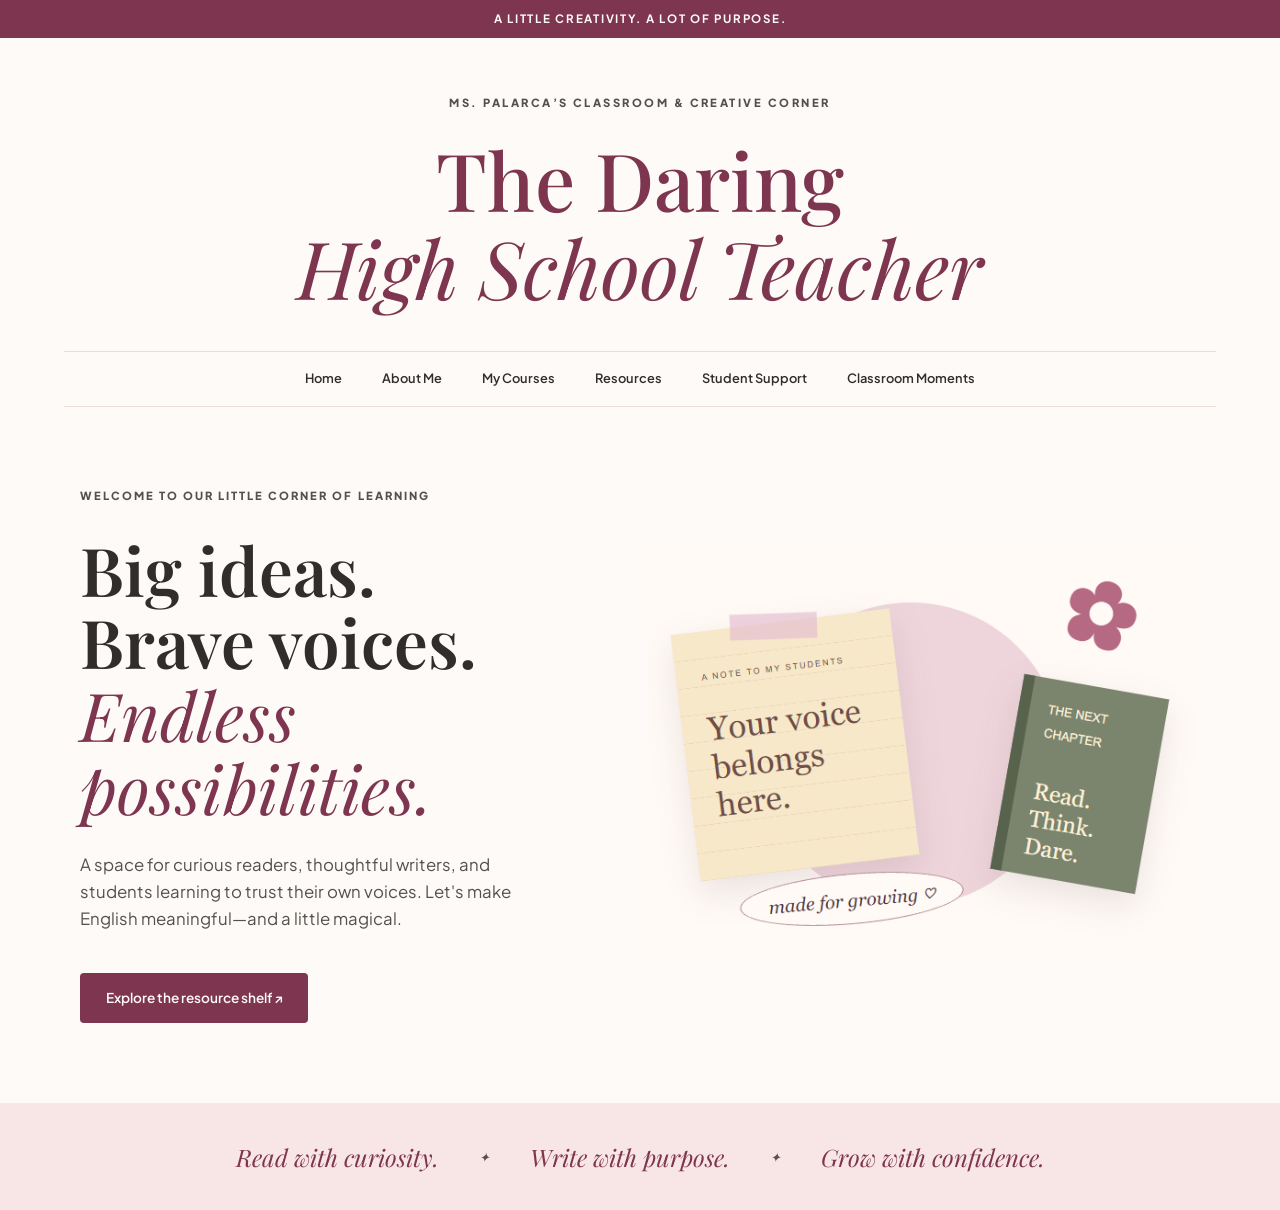
<file: index.html>
<!DOCTYPE html>
<html lang="en">
<head>
  <meta charset="UTF-8">
  <meta name="viewport" content="width=device-width, initial-scale=1.0">
  <title>The Daring High School Teacher | Ms. Palarca's Classroom</title>
  
  <!-- Font Imports -->
  <link rel="preconnect" href="https://fonts.googleapis.com">
  <link rel="preconnect" href="https://fonts.gstatic.com" crossorigin>
  <link href="https://fonts.googleapis.com/css2?family=Playfair+Display:ital,wght@0,400..900;1,400..900&family=Plus+Jakarta+Sans:ital,wght@0,200..800;1,200..800&display=swap" rel="stylesheet">
  
  <link rel="stylesheet" href="style.css">
</head>
<body>

  <!-- Top Announcement Bar -->
  <div class="announcement-bar">
    A LITTLE CREATIVITY. A LOT OF PURPOSE.
  </div>

  <!-- Header & Navigation -->
  <header class="header">
    <div class="classroom-tag">MS. PALARCA’S CLASSROOM & CREATIVE CORNER</div>
    <h1 class="main-title">
      <a href="index.html" class="title-link">
        The Daring <br>
        <span class="italic-title">High School Teacher</span>
      </a>
    </h1>
    
    <nav class="navigation">
      <a href="index.html" class="active">Home</a>
      <a href="about.html">About Me</a>
      <a href="courses.html">My Courses</a>
      <a href="resources.html">Resources</a>
      <a href="support.html">Student Support</a>
      <a href="memories.html">Classroom Moments</a>
    </nav>
  </header>

  <!-- Hero Landing Area -->
  <main class="hero-container">
    <div class="hero-grid">
      
      <!-- Text & Interactive Column -->
      <div class="hero-text">
        <span class="sub-label">WELCOME TO OUR LITTLE CORNER OF LEARNING</span>
        <h2 class="hero-headline">
          Big ideas.<br>
          Brave voices.<br>
          <span class="italic-highlight">Endless possibilities.</span>
        </h2>
        <p class="hero-description">
          A space for curious readers, thoughtful writers, and students learning to trust their own voices. Let's make English meaningful—and a little magical.
        </p>
        <a href="resources.html" class="btn-resource">Explore the resource shelf &nearr;</a>
      </div>
      
      <!-- Whimsical Graphic Column -->
      <div class="hero-illustration">
        <img src="images/StikyNote.png" alt="sticky note saying 'Your voice belongs here' with a book and flower illustration" class="fallback-graphic-image">
      </div>

    </div>
  </main>

  <!-- Grounding Theme Footer Strip -->
  <div class="philosophy-strip">
    <span>Read with curiosity.</span>
    <span class="spark">&#10022;</span>
    <span>Write with purpose.</span>
    <span class="spark">&#10022;</span>
    <span>Grow with confidence.</span>
  </div>

</body>
</html>
</file>
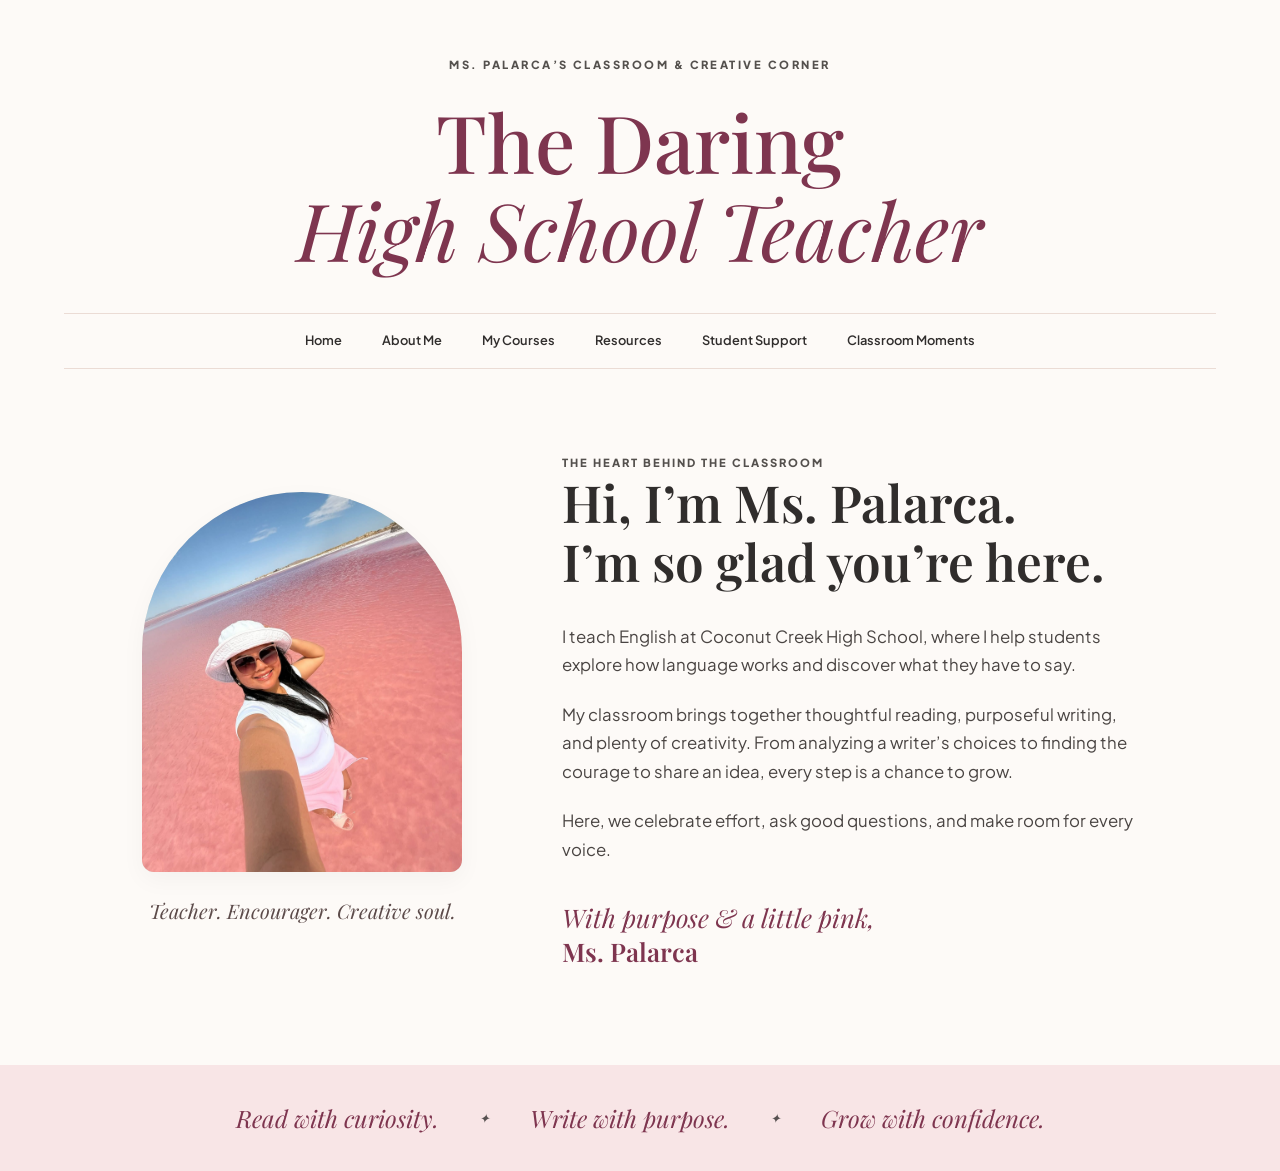
<file: about.html>
<!DOCTYPE html>
<html lang="en">
<head>
  <meta charset="UTF-8">
  <meta name="viewport" content="width=device-width, initial-scale=1.0">
  <title>About Me | Ms. Palarca's Classroom</title>
  
  <!-- Font Imports -->
  <link rel="preconnect" href="https://fonts.googleapis.com">
  <link rel="preconnect" href="https://fonts.gstatic.com" crossorigin>
  <link href="https://fonts.googleapis.com/css2?family=Playfair+Display:ital,wght@0,400..900;1,400..900&family=Plus+Jakarta+Sans:ital,wght@0,200..800;1,200..800&display=swap" rel="stylesheet">
  
  <link rel="stylesheet" href="style.css">
</head>
<body>

  <!-- Header & Navigation -->
  <header class="header">
    <div class="classroom-tag">MS. PALARCA’S CLASSROOM & CREATIVE CORNER</div>
    <h1 class="main-title">
      <a href="index.html" class="title-link">
        The Daring <br>
        <span class="italic-title">High School Teacher</span>
      </a>
    </h1>
    
    <nav class="navigation">
      <a href="index.html">Home</a>
      <a href="about.html" class="active">About Me</a>
      <a href="courses.html">My Courses</a>
      <a href="resources.html">Resources</a>
      <a href="support.html">Student Support</a>
      <a href="memories.html">Classroom Moments</a>
    </nav>
  </header>

  <!-- About Section -->
  <main class="about-container">
    <div class="about-grid">
      
      <!-- Left Column: Arch Portrait Placeholder -->
      <div class="about-visual">
        <div class="arch-card">
          <img src="images/FB_IMG_1792424416290.jpg" class="arch-photo">
          
        </div>
        <p class="arch-caption">Teacher. Encourager. Creative soul.</p>
      </div>

      <!-- Right Column: Bio Copy -->
      <div class="about-text">
        <span class="sub-label">THE HEART BEHIND THE CLASSROOM</span>
        
        <h2 class="about-headline">
          Hi, I’m Ms. Palarca.<br>
          I’m so glad you’re here.
        </h2>

        <p class="bio-paragraph">
          I teach English at Coconut Creek High School, where I help students explore how language works and discover what they have to say.
        </p>

        <p class="bio-paragraph">
          My classroom brings together thoughtful reading, purposeful writing, and plenty of creativity. From analyzing a writer’s choices to finding the courage to share an idea, every step is a chance to grow.
        </p>

        <p class="bio-paragraph">
          Here, we celebrate effort, ask good questions, and make room for every voice.
        </p>

        <div class="signoff">
          With purpose & a little pink,<br>
          <span class="signoff-name">Ms. Palarca</span>
        </div>
      </div>

    </div>
  </main>

  <!-- Grounding Theme Footer Strip -->
  <div class="philosophy-strip">
    <span>Read with curiosity.</span>
    <span class="spark">&#10022;</span>
    <span>Write with purpose.</span>
    <span class="spark">&#10022;</span>
    <span>Grow with confidence.</span>
  </div>

</body>
</html>
</file>
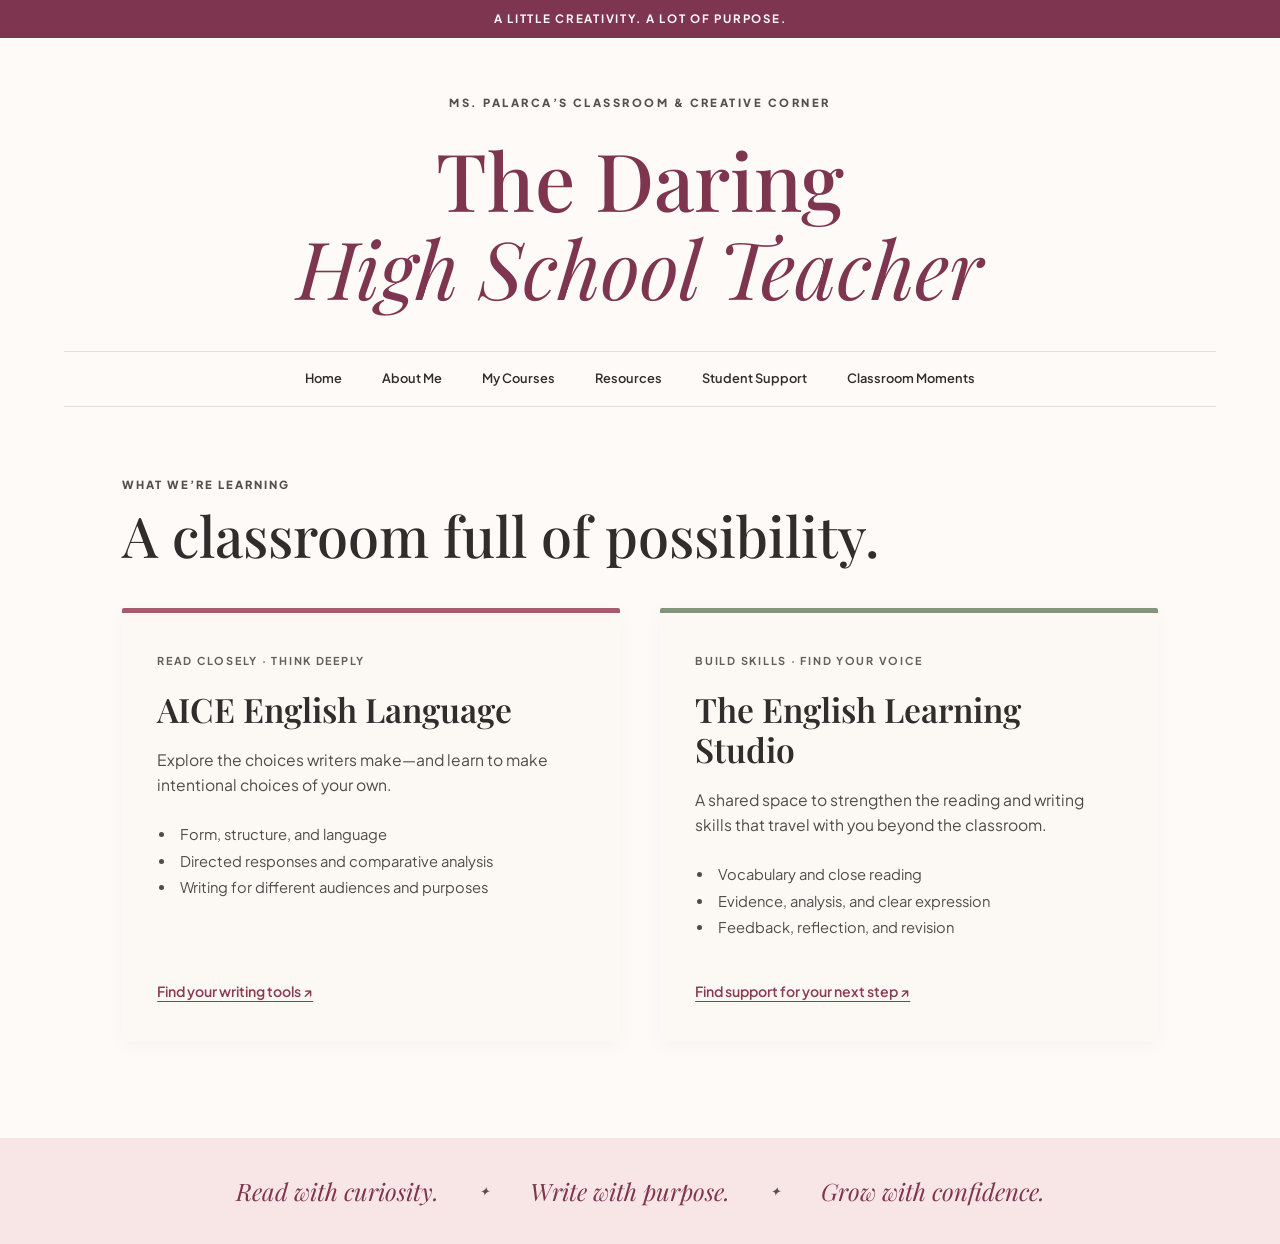
<file: courses.html>
<!DOCTYPE html>
<html lang="en">
<head>
  <meta charset="UTF-8">
  <meta name="viewport" content="width=device-width, initial-scale=1.0">
  <title>Courses Taught | Ms. Palarca's Classroom</title>
  
  <!-- Font Imports -->
  <link rel="preconnect" href="https://fonts.googleapis.com">
  <link rel="preconnect" href="https://fonts.gstatic.com" crossorigin>
  <link href="https://fonts.googleapis.com/css2?family=Playfair+Display:ital,wght@0,400..900;1,400..900&family=Plus+Jakarta+Sans:ital,wght@0,200..800;1,200..800&display=swap" rel="stylesheet">
  
  <link rel="stylesheet" href="style.css">
</head>
<body>

  <!-- Top Announcement Bar -->
  <div class="announcement-bar">
    A LITTLE CREATIVITY. A LOT OF PURPOSE.
  </div>

  <!-- Header & Navigation -->
  <header class="header">
    <div class="classroom-tag">MS. PALARCA’S CLASSROOM & CREATIVE CORNER</div>
    <h1 class="main-title">
      <a href="index.html" class="title-link">
        The Daring <br>
        <span class="italic-title">High School Teacher</span>
      </a>
    </h1>
    
    <nav class="navigation">
      <a href="index.html">Home</a>
      <a href="about.html">About Me</a>
      <a href="courses.html" class="active">My Courses</a>
      <a href="resources.html">Resources</a>
      <a href="support.html">Student Support</a>
      <a href="memories.html">Classroom Moments</a>
    </nav>
  </header>

  <!-- Courses Main Section -->
  <main class="courses-container">
    <div class="courses-header">
      <span class="sub-label">WHAT WE’RE LEARNING</span>
      <h2 class="courses-headline">A classroom full of possibility.</h2>
    </div>

    <!-- Courses Grid -->
    <div class="courses-grid">
      
      <!-- Card 1: AICE English Language (Burgundy Theme) -->
      <div class="course-card card-burgundy">
        <span class="course-eyebrow">READ CLOSELY &middot; THINK DEEPLY</span>
        <h3 class="course-title">AICE English Language</h3>
        <p class="course-summary">
          Explore the choices writers make—and learn to make intentional choices of your own.
        </p>
        <ul class="course-bullets">
          <li>Form, structure, and language</li>
          <li>Directed responses and comparative analysis</li>
          <li>Writing for different audiences and purposes</li>
        </ul>
        <a href="resources.html" class="course-link">Find your writing tools &nearr;</a>
      </div>

      <!-- Card 2: The English Learning Studio (Sage Green Theme) -->
      <div class="course-card card-sage">
        <span class="course-eyebrow">BUILD SKILLS &middot; FIND YOUR VOICE</span>
        <h3 class="course-title">The English Learning Studio</h3>
        <p class="course-summary">
          A shared space to strengthen the reading and writing skills that travel with you beyond the classroom.
        </p>
        <ul class="course-bullets">
          <li>Vocabulary and close reading</li>
          <li>Evidence, analysis, and clear expression</li>
          <li>Feedback, reflection, and revision</li>
        </ul>
        <a href="support.html" class="course-link">Find support for your next step &nearr;</a>
      </div>

    </div>
  </main>

  <!-- Grounding Theme Footer Strip -->
  <div class="philosophy-strip">
    <span>Read with curiosity.</span>
    <span class="spark">&#10022;</span>
    <span>Write with purpose.</span>
    <span class="spark">&#10022;</span>
    <span>Grow with confidence.</span>
  </div>

</body>
</html>
</file>
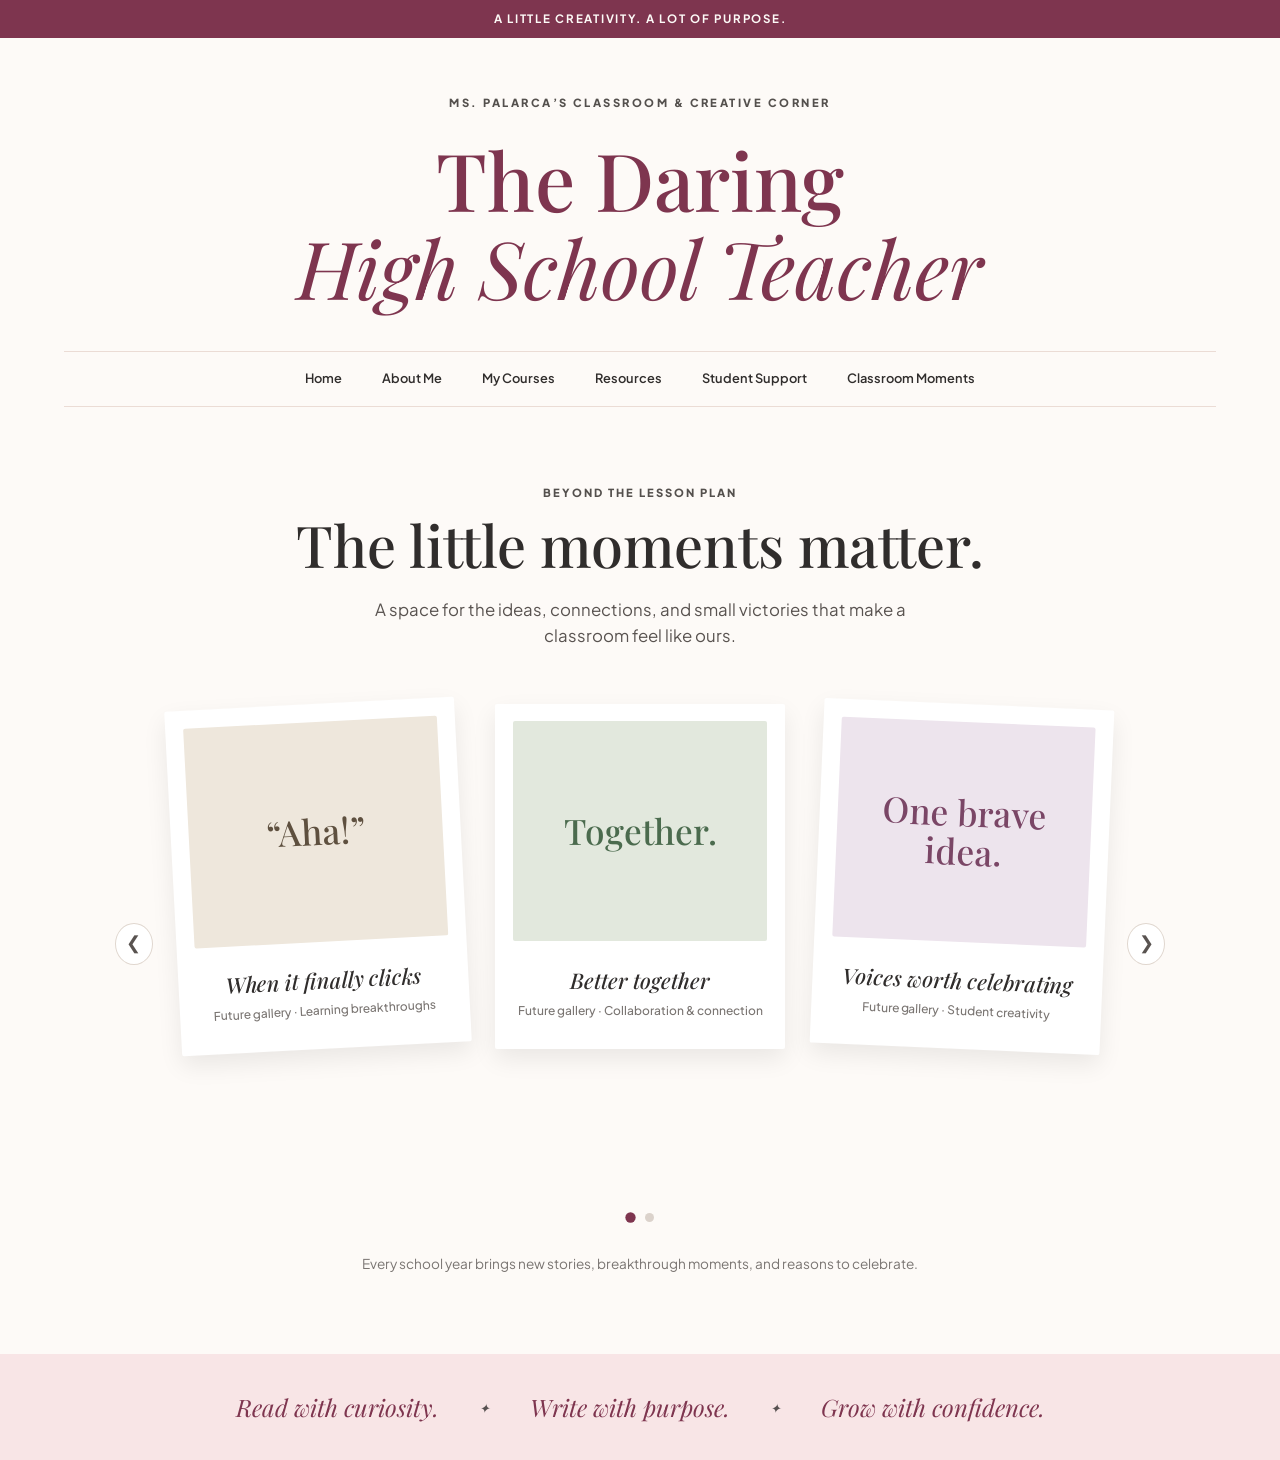
<file: memories.html>
<!DOCTYPE html>
<html lang="en">
<head>
  <meta charset="UTF-8">
  <meta name="viewport" content="width=device-width, initial-scale=1.0">
  <title>Classroom Moments | Ms. Palarca's Classroom</title>
  
  <!-- Font Imports -->
  <link rel="preconnect" href="https://fonts.googleapis.com">
  <link rel="preconnect" href="https://fonts.gstatic.com" crossorigin>
  <link href="https://fonts.googleapis.com/css2?family=Playfair+Display:ital,wght@0,400..900;1,400..900&family=Plus+Jakarta+Sans:ital,wght@0,200..800;1,200..800&display=swap" rel="stylesheet">
  
  <link rel="stylesheet" href="style.css">
</head>
<body>

  <!-- Top Announcement Bar -->
  <div class="announcement-bar">
    A LITTLE CREATIVITY. A LOT OF PURPOSE.
  </div>

  <!-- Header & Navigation -->
  <header class="header">
    <div class="classroom-tag">MS. PALARCA’S CLASSROOM & CREATIVE CORNER</div>
    <h1 class="main-title">
      <a href="index.html" class="title-link">
        The Daring <br>
        <span class="italic-title">High School Teacher</span>
      </a>
    </h1>
    
    <nav class="navigation">
      <a href="index.html">Home</a>
      <a href="about.html">About Me</a>
      <a href="courses.html">My Courses</a>
      <a href="resources.html">Resources</a>
      <a href="support.html">Student Support</a>
      <a href="memories.html" class="active">Classroom Moments</a>
    </nav>
  </header>

  <!-- Moments Main Section -->
  <main class="moments-container">
    <div class="moments-header">
      <span class="sub-label">BEYOND THE LESSON PLAN</span>
      <h2 class="moments-headline">The little moments matter.</h2>
      <p class="moments-description">
        A space for the ideas, connections, and small victories that make a classroom feel like ours.
      </p>
    </div>

    <!-- Slideshow Wrapper -->
    <div class="carousel-container" id="carouselWrapper">
      <button type="button" class="carousel-arrow prev" onclick="moveSlide(-1)" aria-label="Previous slide">&#10094;</button>

      <div class="slides-viewport">
        
        <!-- Slide 1: Original 3 Polaroids -->
        <div class="slide-group active">
          <!-- Polaroid 1 -->
          <div class="polaroid-card tilt-left">
            <div class="polaroid-inner-frame bg-tan">
              <span class="polaroid-text">“Aha!”</span>
              <!-- When using real photos, replace text with: <img src="images/moment1.jpg" alt="Breakthrough moment" class="polaroid-photo"> -->
            </div>
            <h3 class="polaroid-title">When it finally clicks</h3>
            <p class="polaroid-caption">Future gallery &middot; Learning breakthroughs</p>
          </div>

          <!-- Polaroid 2 -->
          <div class="polaroid-card tilt-straight">
            <div class="polaroid-inner-frame bg-sage">
              <span class="polaroid-text">Together.</span>
            </div>
            <h3 class="polaroid-title">Better together</h3>
            <p class="polaroid-caption">Future gallery &middot; Collaboration & connection</p>
          </div>

          <!-- Polaroid 3 -->
          <div class="polaroid-card tilt-right">
            <div class="polaroid-inner-frame bg-lavender">
              <span class="polaroid-text">One brave idea.</span>
            </div>
            <h3 class="polaroid-title">Voices worth celebrating</h3>
            <p class="polaroid-caption">Future gallery &middot; Student creativity</p>
          </div>
        </div>

        <!-- Slide 2: Second Set of Moments -->
        <div class="slide-group">
          <!-- Polaroid 4 -->
          <div class="polaroid-card tilt-left">
            <div class="polaroid-inner-frame bg-blush">
              <span class="polaroid-text">Curious.</span>
            </div>
            <h3 class="polaroid-title">Deep reading</h3>
            <p class="polaroid-caption">Future gallery &middot; Critical analysis</p>
          </div>

          <!-- Polaroid 5 -->
          <div class="polaroid-card tilt-straight">
            <div class="polaroid-inner-frame bg-cream">
              <span class="polaroid-text">Ink & flow.</span>
            </div>
            <h3 class="polaroid-title">Drafting days</h3>
            <p class="polaroid-caption">Future gallery &middot; Writing workshops</p>
          </div>

          <!-- Polaroid 6 -->
          <div class="polaroid-card tilt-right">
            <div class="polaroid-inner-frame bg-sage">
              <span class="polaroid-text">Smiles.</span>
            </div>
            <h3 class="polaroid-title">Everyday joy</h3>
            <p class="polaroid-caption">Future gallery &middot; Room 204 community</p>
          </div>
        </div>

      </div>

      <button type="button" class="carousel-arrow next" onclick="moveSlide(1)" aria-label="Next slide">&#10095;</button>
    </div>

    <!-- Navigation Dots -->
    <div class="carousel-dots">
      <span class="dot active" onclick="jumpToSlide(0)"></span>
      <span class="dot" onclick="jumpToSlide(1)"></span>
    </div>

    <p class="moments-footer-note">
      Every school year brings new stories, breakthrough moments, and reasons to celebrate.
    </p>
  </main>

  <!-- Grounding Theme Footer Strip -->
  <div class="philosophy-strip">
    <span>Read with curiosity.</span>
    <span class="spark">&#10022;</span>
    <span>Write with purpose.</span>
    <span class="spark">&#10022;</span>
    <span>Grow with confidence.</span>
  </div>

  <!-- Slideshow Script (Auto-cycles every 5 seconds) -->
  <script>
    let currentSlide = 0;
    const slides = document.querySelectorAll('.slide-group');
    const dots = document.querySelectorAll('.dot');
    let autoPlayTimer;

    function showSlide(index) {
      if (index >= slides.length) currentSlide = 0;
      else if (index < 0) currentSlide = slides.length - 1;
      else currentSlide = index;

      slides.forEach((s, i) => s.classList.toggle('active', i === currentSlide));
      dots.forEach((d, i) => d.classList.toggle('active', i === currentSlide));
    }

    function moveSlide(direction) {
      showSlide(currentSlide + direction);
      resetAutoPlay();
    }

    function jumpToSlide(index) {
      showSlide(index);
      resetAutoPlay();
    }

    function startAutoPlay() {
      autoPlayTimer = setInterval(() => {
        showSlide(currentSlide + 1);
      }, 5000); // 5000 ms = 5 seconds
    }

    function resetAutoPlay() {
      clearInterval(autoPlayTimer);
      startAutoPlay();
    }

    // Pause on hover so users can inspect photos without it jumping
    const wrapper = document.getElementById('carouselWrapper');
    wrapper.addEventListener('mouseenter', () => clearInterval(autoPlayTimer));
    wrapper.addEventListener('mouseleave', () => startAutoPlay());

    // Start on load
    startAutoPlay();
  </script>

</body>
</html>
</file>
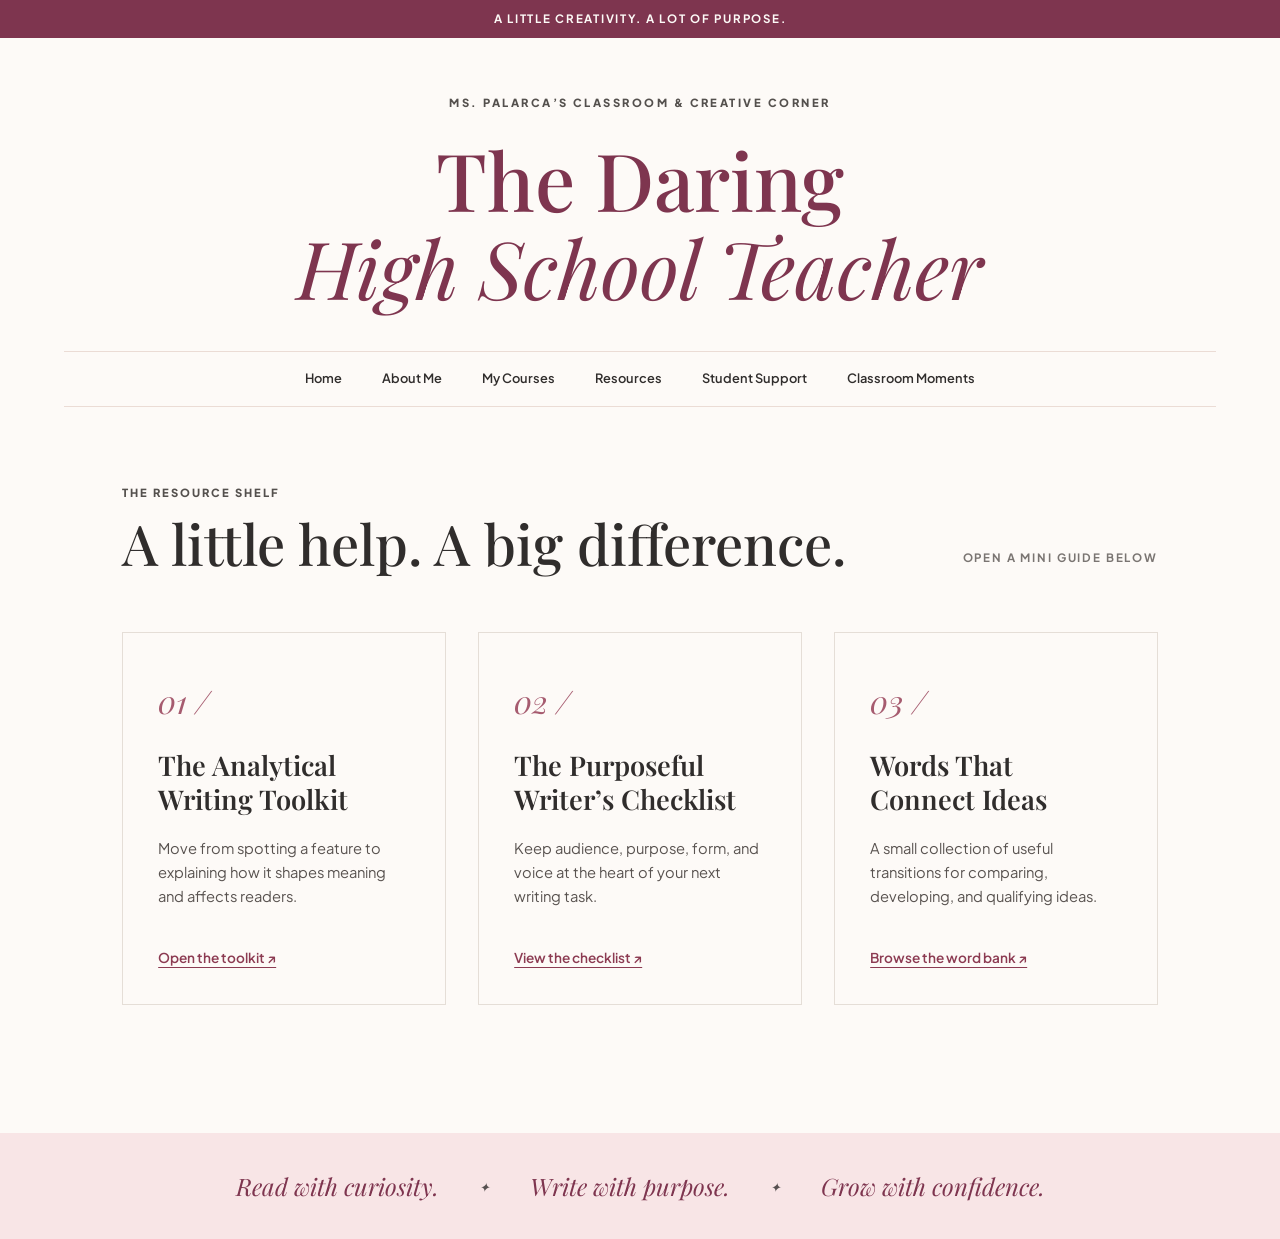
<file: resources.html>
<!DOCTYPE html>
<html lang="en">
<head>
  <meta charset="UTF-8">
  <meta name="viewport" content="width=device-width, initial-scale=1.0">
  <title>Resources | Ms. Palarca's Classroom</title>
  
  <!-- Font Imports -->
  <link rel="preconnect" href="https://fonts.googleapis.com">
  <link rel="preconnect" href="https://fonts.gstatic.com" crossorigin>
  <link href="https://fonts.googleapis.com/css2?family=Playfair+Display:ital,wght@0,400..900;1,400..900&family=Plus+Jakarta+Sans:ital,wght@0,200..800;1,200..800&display=swap" rel="stylesheet">
  
  <link rel="stylesheet" href="style.css">
</head>
<body>

  <!-- Top Announcement Bar -->
  <div class="announcement-bar">
    A LITTLE CREATIVITY. A LOT OF PURPOSE.
  </div>

  <!-- Header & Navigation -->
  <header class="header">
    <div class="classroom-tag">MS. PALARCA’S CLASSROOM & CREATIVE CORNER</div>
    <h1 class="main-title">
      <a href="index.html" class="title-link">
        The Daring <br>
        <span class="italic-title">High School Teacher</span>
      </a>
    </h1>
    
    <nav class="navigation">
      <a href="index.html">Home</a>
      <a href="about.html">About Me</a>
      <a href="courses.html">My Courses</a>
      <a href="resources.html" class="active">Resources</a>
      <a href="support.html">Student Support</a>
      <a href="memories.html">Classroom Moments</a>
    </nav>
  </header>

  <!-- Resources Main Content -->
  <main class="resources-container">
    
    <!-- Header Row -->
    <div class="resources-header-row">
      <div>
        <span class="sub-label">THE RESOURCE SHELF</span>
        <h2 class="resources-headline">A little help. A big difference.</h2>
      </div>
      <div class="resources-subtext">
        OPEN A MINI GUIDE BELOW
      </div>
    </div>

    <!-- 3-Column Resource Cards Grid -->
    <div class="resource-cards-grid">
      
      <!-- Card 01 -->
      <div class="resource-card">
        <span class="resource-number">01 /</span>
        <h3 class="resource-card-title">The Analytical<br>Writing Toolkit</h3>
        <p class="resource-card-desc">
          Move from spotting a feature to explaining how it shapes meaning and affects readers.
        </p>
        <button type="button" class="resource-card-link" onclick="openModal('modal-1')">Open the toolkit &nearr;</button>
      </div>

      <!-- Card 02 -->
      <div class="resource-card">
        <span class="resource-number">02 /</span>
        <h3 class="resource-card-title">The Purposeful<br>Writer’s Checklist</h3>
        <p class="resource-card-desc">
          Keep audience, purpose, form, and voice at the heart of your next writing task.
        </p>
        <button type="button" class="resource-card-link" onclick="openModal('modal-2')">View the checklist &nearr;</button>
      </div>

      <!-- Card 03 -->
      <div class="resource-card">
        <span class="resource-number">03 /</span>
        <h3 class="resource-card-title">Words That<br>Connect Ideas</h3>
        <p class="resource-card-desc">
          A small collection of useful transitions for comparing, developing, and qualifying ideas.
        </p>
        <button type="button" class="resource-card-link" onclick="openModal('modal-3')">Browse the word bank &nearr;</button>
      </div>

    </div>

  </main>

  <!-- ================= POP-UP MODALS ================= -->

  <!-- Modal 1: The Analytical Writing Toolkit -->
  <div id="modal-1" class="modal-overlay" onclick="handleBackdropClick(event, 'modal-1')">
    <div class="modal-card">
      <button type="button" class="modal-close" onclick="closeModal('modal-1')" aria-label="Close modal">&times;</button>
      <span class="modal-label">FROM THE RESOURCE SHELF</span>
      <h3 class="modal-title">The Analytical Writing Toolkit</h3>
      <ul class="modal-bullets">
        <li><strong>Point:</strong> Make a clear claim about a specific choice the writer makes.</li>
        <li><strong>Evidence:</strong> Use a short, relevant quotation to support your point.</li>
        <li><strong>Effect:</strong> Explain how the choice shapes meaning, tone, or the reader’s response in this particular context.</li>
        <li><strong>Link:</strong> Connect your explanation to purpose, audience, or your comparison.</li>
        <li><strong>For comparative writing:</strong> Connect both texts within your paragraph. Explain a meaningful similarity or difference, rather than listing features.</li>
      </ul>
    </div>
  </div>

  <!-- Modal 2: The Purposeful Writer's Checklist -->
  <div id="modal-2" class="modal-overlay" onclick="handleBackdropClick(event, 'modal-2')">
    <div class="modal-card">
      <button type="button" class="modal-close" onclick="closeModal('modal-2')" aria-label="Close modal">&times;</button>
      <span class="modal-label">FROM THE RESOURCE SHELF</span>
      <h3 class="modal-title">The Purposeful Writer’s Checklist</h3>
      <ul class="modal-bullets">
        <li><strong>Audience:</strong> Who will read this? What do they know, need, or care about?</li>
        <li><strong>Purpose:</strong> What should the reader think, feel, understand, or do?</li>
        <li><strong>Form:</strong> Which conventions suit this text type?</li>
        <li><strong>Structure:</strong> Does each paragraph move the writing forward?</li>
        <li><strong>Language:</strong> Do vocabulary, tone, and sentence choices suit the task?</li>
        <li><strong>Review:</strong> Check clarity, accuracy, and the task’s word guidance.</li>
      </ul>
    </div>
  </div>

  <!-- Modal 3: Words That Connect Ideas -->
  <div id="modal-3" class="modal-overlay" onclick="handleBackdropClick(event, 'modal-3')">
    <div class="modal-card">
      <button type="button" class="modal-close" onclick="closeModal('modal-3')" aria-label="Close modal">&times;</button>
      <span class="modal-label">FROM THE RESOURCE SHELF</span>
      <h3 class="modal-title">Words That Connect Ideas</h3>
      <ul class="modal-bullets">
        <li><strong>Compare:</strong> Similarly &middot; Likewise &middot; In a comparable way</li>
        <li><strong>Contrast:</strong> In contrast &middot; Conversely &middot; Whereas &middot; While</li>
        <li><strong>Develop:</strong> Furthermore &middot; In addition &middot; More specifically</li>
        <li><strong>Explain an effect:</strong> This suggests… &middot; This emphasizes… &middot; This positions the reader to…</li>
        <li><strong>Qualify:</strong> To some extent &middot; Although &middot; Arguably</li>
        <li>Use transitions for a clear relationship between ideas. Precise explanation matters more than an impressive word.</li>
      </ul>
    </div>
  </div>

  <!-- Grounding Theme Footer Strip -->
  <div class="philosophy-strip">
    <span>Read with curiosity.</span>
    <span class="spark">&#10022;</span>
    <span>Write with purpose.</span>
    <span class="spark">&#10022;</span>
    <span>Grow with confidence.</span>
  </div>

  <!-- JavaScript for Modal Interactivity -->
  <script>
    function openModal(id) {
      const modal = document.getElementById(id);
      if (modal) {
        modal.classList.add('active');
        document.body.style.overflow = 'hidden'; // Stop background page scrolling
      }
    }

    function closeModal(id) {
      const modal = document.getElementById(id);
      if (modal) {
        modal.classList.remove('active');
        document.body.style.overflow = ''; // Restore page scrolling
      }
    }

    function handleBackdropClick(event, id) {
      if (event.target === event.currentTarget) {
        closeModal(id);
      }
    }

    // Close when ESC key is pressed
    document.addEventListener('keydown', function(e) {
      if (e.key === 'Escape') {
        document.querySelectorAll('.modal-overlay.active').forEach(m => {
          m.classList.remove('active');
        });
        document.body.style.overflow = '';
      }
    });
  </script>

</body>
</html>
</file>
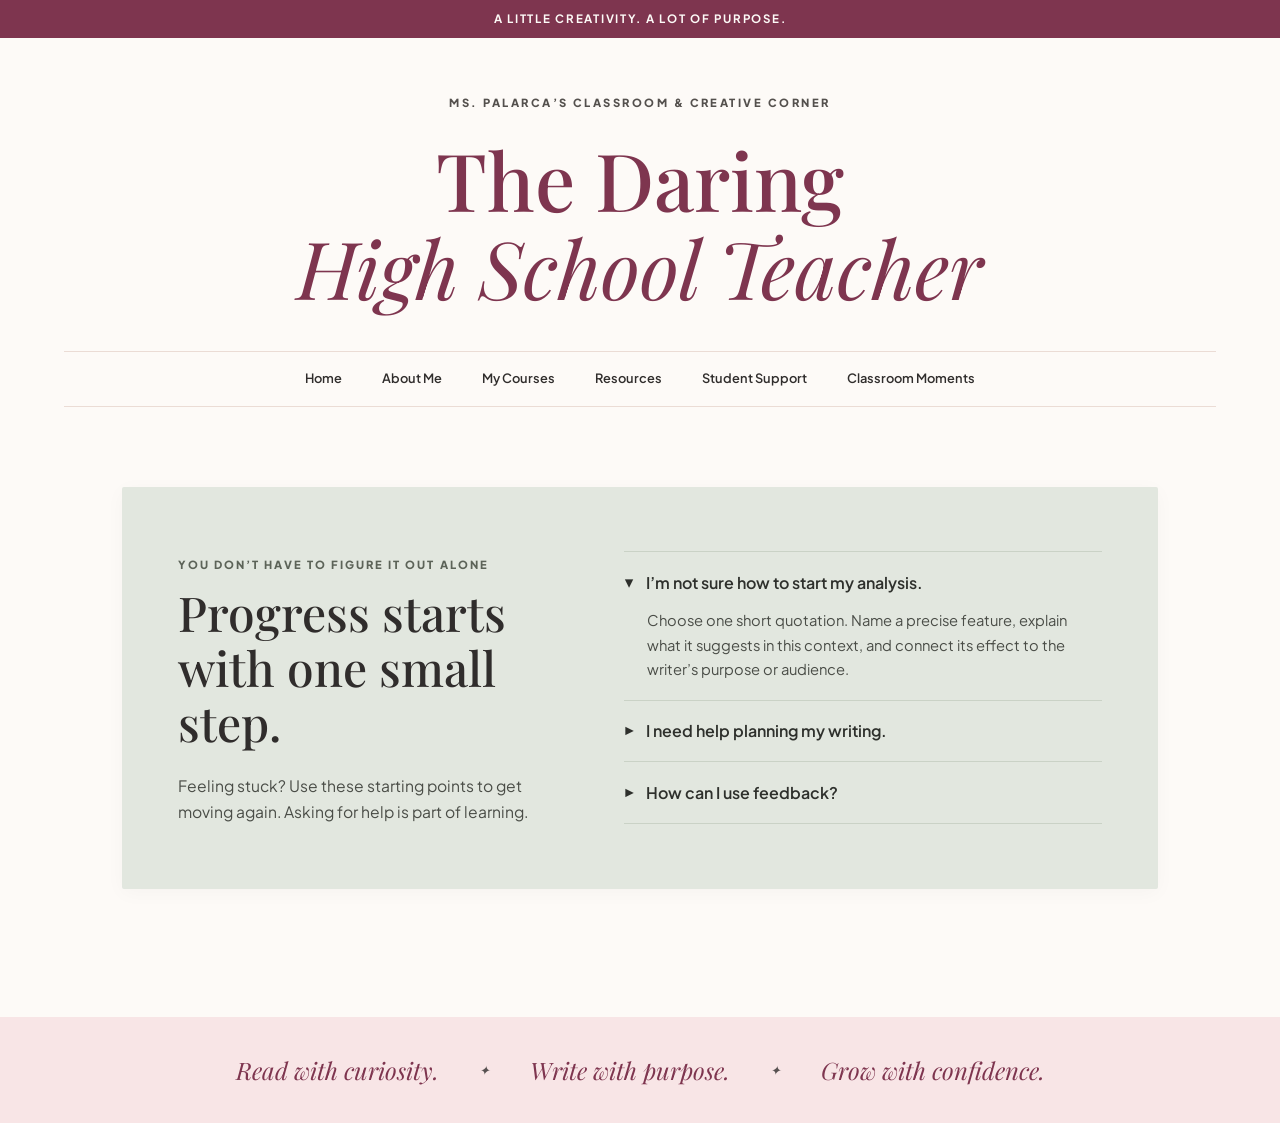
<file: support.html>
<!DOCTYPE html>
<html lang="en">
<head>
  <meta charset="UTF-8">
  <meta name="viewport" content="width=device-width, initial-scale=1.0">
  <title>Student Support | Ms. Palarca's Classroom</title>
  
  <!-- Font Imports -->
  <link rel="preconnect" href="https://fonts.googleapis.com">
  <link rel="preconnect" href="https://fonts.gstatic.com" crossorigin>
  <link href="https://fonts.googleapis.com/css2?family=Playfair+Display:ital,wght@0,400..900;1,400..900&family=Plus+Jakarta+Sans:ital,wght@0,200..800;1,200..800&display=swap" rel="stylesheet">
  
  <link rel="stylesheet" href="style.css">
</head>
<body>

  <!-- Top Announcement Bar -->
  <div class="announcement-bar">
    A LITTLE CREATIVITY. A LOT OF PURPOSE.
  </div>

  <!-- Header & Navigation -->
  <header class="header">
    <div class="classroom-tag">MS. PALARCA’S CLASSROOM & CREATIVE CORNER</div>
    <h1 class="main-title">
      <a href="index.html" class="title-link">
        The Daring <br>
        <span class="italic-title">High School Teacher</span>
      </a>
    </h1>
    
    <nav class="navigation">
      <a href="index.html">Home</a>
      <a href="about.html">About Me</a>
      <a href="courses.html">My Courses</a>
      <a href="resources.html">Resources</a>
      <a href="support.html" class="active">Student Support</a>
      <a href="memories.html">Classroom Moments</a>
    </nav>
  </header>

  <!-- Support Page Container -->
  <main class="support-page-container">
    <section class="support-banner">
      <!-- Left Column -->
      <div class="support-banner-left">
        <span class="sub-label banner-label">YOU DON’T HAVE TO FIGURE IT OUT ALONE</span>
        <h2 class="support-banner-heading">Progress starts<br>with one small step.</h2>
        <p class="support-banner-desc">
          Feeling stuck? Use these starting points to get moving again. Asking for help is part of learning.
        </p>
      </div>

      <!-- Right Column: Accordion with full prompt explanations -->
      <div class="support-banner-right">
        <details class="faq-accordion" open>
          <summary>I’m not sure how to start my analysis.</summary>
          <div class="faq-content">
            Choose one short quotation. Name a precise feature, explain what it suggests in this context, and connect its effect to the writer’s purpose or audience.
          </div>
        </details>

        <details class="faq-accordion">
          <summary>I need help planning my writing.</summary>
          <div class="faq-content">
            Identify your audience, purpose, and text type. List three key ideas, put them in a useful order, and draft an opening that fits your reader.
          </div>
        </details>

        <details class="faq-accordion">
          <summary>How can I use feedback?</summary>
          <div class="faq-content">
            Pick one improvement you can act on. Revise a sentence or paragraph, compare both versions, and explain why your change makes the writing stronger.
          </div>
        </details>
      </div>
    </section>
  </main>

  <!-- Grounding Theme Footer Strip -->
  <div class="philosophy-strip">
    <span>Read with curiosity.</span>
    <span class="spark">&#10022;</span>
    <span>Write with purpose.</span>
    <span class="spark">&#10022;</span>
    <span>Grow with confidence.</span>
  </div>

</body>
</html>
</file>
<file: style.css>
/* Color and Type Foundations */
:root {
  --color-bg: #fdfaf7;           /* Warm, organic off-white */
  --color-accent: #7e354f;       /* Deep Plum/Burgundy */
  --color-accent-hover: #5d2438;
  --color-text-main: #302d2c;    /* Deep charcoal */
  --color-text-sub: #54504d;     /* Muted secondary charcoal */
  --color-border: #ebdcd5;       /* Earthy natural division lines */
  --color-strip-bg: #f8e5e6;     /* Pale blush footer stripe */
  
  --font-serif: 'Playfair Display', Georgia, serif;
  --font-sans: 'Plus Jakarta Sans', system-ui, sans-serif;
}

/* Base Restructuring */
* {
  margin: 0;
  padding: 0;
  box-sizing: border-box;
}

body {
  background-color: var(--color-bg);
  color: var(--color-text-main);
  font-family: var(--font-sans);
  overflow-x: hidden;
  line-height: 1.5;
}

/* Announcement Header */
.announcement-bar {
  background-color: var(--color-accent);
  color: var(--color-bg);
  text-align: center;
  font-size: 0.72rem;
  font-weight: 700;
  letter-spacing: 0.15em;
  padding: 0.65rem 1rem;
}

/* Typography and Navigation Core */
.header {
  text-align: center;
  padding: 3.5rem 1.5rem 0rem 1.5rem;
  max-width: 1200px;
  margin: 0 auto;
}

.classroom-tag {
  font-size: 0.7rem;
  font-weight: 800;
  letter-spacing: 0.22em;
  color: var(--color-text-sub);
  margin-bottom: 1.5rem;
  text-transform: uppercase;
}

.main-title {
  font-family: var(--font-serif);
  font-size: 5rem;
  font-weight: 500;
  line-height: 1.1;
  color: var(--color-accent);
  margin-bottom: 2.5rem;
}

.title-link {
  text-decoration: none;
  color: inherit;
}

.italic-title {
  font-style: italic;
  font-weight: 400;
}

/* Elegant Center borders navigation */
.navigation {
  display: flex;
  justify-content: center;
  gap: 2.5rem;
  border-top: 1px solid var(--color-border);
  border-bottom: 1px solid var(--color-border);
  padding: 1.1rem 0;
  margin-top: 2rem;
  flex-wrap: wrap;
}

.navigation a {
  text-decoration: none;
  color: var(--color-text-main);
  font-weight: 600;
  font-size: 0.8rem;
  transition: color 0.2s ease;
}

.navigation a:hover {
  color: var(--color-accent);
}

/* Split content area */
.hero-container {
  max-width: 1200px;
  margin: 0 auto;
  padding: 5rem 2.5rem;
}

.hero-grid {
  display: grid;
  grid-template-columns: 1fr 1.1fr;
  align-items: center;
  gap: 4rem;
}

/* Hero Content Typography */
.hero-text {
  display: flex;
  flex-direction: column;
  justify-content: center;
}

.sub-label {
  font-size: 0.7rem;
  font-weight: 800;
  letter-spacing: 0.18em;
  color: var(--color-text-sub);
  margin-bottom: 1.8rem;
}

.hero-headline {
  font-family: var(--font-serif);
  font-size: 4.2rem;
  line-height: 1.08;
  color: var(--color-text-main);
  font-weight: 600;
  margin-bottom: 1.8rem;
}

.italic-highlight {
  color: var(--color-accent);
  font-style: italic;
  font-weight: 400;
}

.hero-description {
  color: var(--color-text-sub);
  font-size: 1.05rem;
  max-width: 440px;
  margin-bottom: 2.5rem;
  line-height: 1.6;
}

/* Action Button */
.btn-resource {
  display: inline-block;
  align-self: flex-start;
  background-color: var(--color-accent);
  color: var(--color-bg);
  text-decoration: none;
  font-weight: 600;
  font-size: 0.85rem;
  padding: 0.95rem 1.6rem;
  border-radius: 4px;
  transition: background-color 0.2s ease, transform 0.1s ease;
}

.btn-resource:hover {
  background-color: var(--color-accent-hover);
  transform: translateY(-1px);
}

/* Whimsical Image Styling */
.hero-illustration {
  display: flex;
  justify-content: center;
  align-items: center;
  position: relative;
}

.fallback-graphic-image {
  max-width: 100%;
  height: auto;
  object-fit: contain;
}

/* Footer Accent Band */
.philosophy-strip {
  background-color: var(--color-strip-bg);
  color: var(--color-accent);
  font-family: var(--font-serif);
  font-size: 1.5rem;
  font-style: italic;
  display: flex;
  justify-content: center;
  align-items: center;
  gap: 2.5rem;
  padding: 2.2rem 1.5rem;
  width: 100%;
  margin-top: auto;
}

.spark {
  font-size: 0.8rem;
  color: var(--color-text-main);
  opacity: 0.8;
}

/* Tablet & Mobile Responsiveness */
@media (max-width: 900px) {
  .hero-grid {
    grid-template-columns: 1fr;
    gap: 3rem;
  }
  
  .hero-text {
    align-items: center;
    text-align: center;
  }
  
  .hero-description {
    margin: 0 auto 2.5rem auto;
  }
  
  .btn-resource {
    align-self: center;
  }
  
  .main-title {
    font-size: 3.5rem;
  }
  
  .hero-headline {
    font-size: 3rem;
  }
}

@media (max-width: 600px) {
  .navigation {
    flex-direction: column;
    gap: 1.2rem;
    align-items: center;
  }
  
  .philosophy-strip {
    flex-direction: column;
    gap: 0.8rem;
    font-size: 1.2rem;
  }
  
  .spark {
    display: none;
  }
}
/* =========================================
   About Me Page Styles
========================================= */

.about-container {
  max-width: 1100px;
  margin: 0 auto;
  padding: 5rem 2rem 6rem;
}

.about-grid {
  display: grid;
  grid-template-columns: 360px 1fr;
  gap: 5rem;
  align-items: center;
}

/* Arch Card on Left */
.about-visual {
  display: flex;
  flex-direction: column;
  align-items: center;
  text-align: center;
}

.arch-card {
  width: 100%;
  max-width: 320px;
  height: 380px;
  background-color: #e2e7df; /* Soft sage green from design */
  border-radius: 160px 160px 12px 12px;
  display: flex;
  align-items: center;
  justify-content: center;
  overflow: hidden;
  box-shadow: 0 8px 24px rgba(0, 0, 0, 0.04);
}

.monogram {
  font-family: var(--font-serif);
  font-size: 5.5rem;
  color: #63755c; /* Muted forest green */
  font-weight: 500;
  letter-spacing: -0.02em;
  user-select: none;
}

/* When she is ready to add a real photo, this style formats it into the arch */
.arch-photo {
  width: 100%;
  height: 100%;
  object-fit: cover;
}

.arch-caption {
  margin-top: 1.5rem;
  font-family: var(--font-serif);
  font-style: italic;
  font-size: 1.25rem;
  color: #5c4b4a;
}

/* About Text Typography */
.about-headline {
  font-family: var(--font-serif);
  font-size: 3.2rem;
  line-height: 1.15;
  color: var(--color-text-main);
  font-weight: 600;
  margin-bottom: 2rem;
}

.bio-paragraph {
  color: #4a4543;
  font-size: 1.05rem;
  line-height: 1.7;
  margin-bottom: 1.3rem;
  max-width: 580px;
}

/* Closing Signoff */
.signoff {
  margin-top: 2.2rem;
  font-family: var(--font-serif);
  font-style: italic;
  font-size: 1.6rem;
  line-height: 1.35;
  color: var(--color-accent);
}

.signoff-name {
  font-style: normal;
  font-weight: 600;
}

/* Responsive adjustments */
@media (max-width: 860px) {
  .about-grid {
    grid-template-columns: 1fr;
    gap: 3.5rem;
  }

  .about-visual {
    order: -1;
  }

  .about-text {
    text-align: center;
  }

  .bio-paragraph {
    margin-left: auto;
    margin-right: auto;
  }

  .about-headline {
    font-size: 2.5rem;
  }
}

/* =========================================
   Courses Page Styles
========================================= */

.courses-container {
  max-width: 1100px;
  margin: 0 auto;
  padding: 4rem 2rem 6rem;
}

.courses-header {
  margin-bottom: 2.5rem;
}

.courses-headline {
  font-family: var(--font-serif);
  font-size: 3.5rem;
  line-height: 1.15;
  color: var(--color-text-main);
  font-weight: 500;
  margin-top: 0.5rem;
}

/* Two-column Card Grid */
.courses-grid {
  display: grid;
  grid-template-columns: repeat(2, 1fr);
  gap: 2.5rem;
  align-items: stretch;
}

/* Base Course Card */
.course-card {
  background-color: #fcf9f5;
  padding: 2.5rem 2.2rem;
  border-radius: 2px;
  box-shadow: 0 4px 18px rgba(0, 0, 0, 0.03);
  display: flex;
  flex-direction: column;
}

/* Top Border Variations */
.card-burgundy {
  border-top: 5px solid #a65b6f; /* Plum / Burgundy top strip */
}

.card-sage {
  border-top: 5px solid #82957b; /* Sage green top strip */
}

.course-eyebrow {
  font-size: 0.68rem;
  font-weight: 700;
  letter-spacing: 0.16em;
  color: #635f5c;
  text-transform: uppercase;
  margin-bottom: 1.25rem;
  display: inline-block;
}

.course-title {
  font-family: var(--font-serif);
  font-size: 2.1rem;
  line-height: 1.2;
  color: var(--color-text-main);
  font-weight: 600;
  margin-bottom: 1.1rem;
}

.course-summary {
  font-size: 0.98rem;
  line-height: 1.6;
  color: #4f4b48;
  margin-bottom: 1.5rem;
}

/* Bullet Points */
.course-bullets {
  list-style-type: disc;
  margin-left: 1.2rem;
  margin-bottom: 2.5rem;
  color: #4f4b48;
  font-size: 0.92rem;
  line-height: 1.8;
}

.course-bullets li {
  padding-left: 0.2rem;
}

/* Footer Link with Underline */
.course-link {
  margin-top: auto;
  align-self: flex-start;
  font-size: 0.88rem;
  font-weight: 600;
  color: #8c3b52;
  text-decoration: underline;
  text-underline-offset: 4px;
  transition: opacity 0.2s ease;
}

.course-link:hover {
  opacity: 0.8;
}

/* Responsive adjustments */
@media (max-width: 820px) {
  .courses-grid {
    grid-template-columns: 1fr;
    gap: 2rem;
  }

  .courses-headline {
    font-size: 2.6rem;
  }
}

/* =========================================
   Resources Page Styles
========================================= */

.resources-container {
  max-width: 1100px;
  margin: 0 auto;
  padding: 4.5rem 2rem 8rem;
}

.resources-header-row {
  display: flex;
  justify-content: space-between;
  align-items: flex-end;
  margin-bottom: 3.5rem;
  gap: 1.5rem;
}

.resources-headline {
  font-family: var(--font-serif);
  font-size: 3.5rem;
  line-height: 1.15;
  color: var(--color-text-main);
  font-weight: 500;
  margin-top: 0.5rem;
}

.resources-subtext {
  font-size: 0.72rem;
  font-weight: 700;
  letter-spacing: 0.16em;
  color: #7a7572;
  white-space: nowrap;
  padding-bottom: 0.6rem;
}

/* 3-Column Resource Cards */
.resource-cards-grid {
  display: grid;
  grid-template-columns: repeat(3, 1fr);
  gap: 2rem;
}

.resource-card {
  background-color: #fdfaf7;
  border: 1px solid #e5ded7;
  padding: 2.8rem 2.2rem 2.4rem;
  display: flex;
  flex-direction: column;
  transition: transform 0.2s ease, box-shadow 0.2s ease;
}

.resource-card:hover {
  transform: translateY(-2px);
  box-shadow: 0 6px 18px rgba(0, 0, 0, 0.04);
}

.resource-number {
  font-family: var(--font-serif);
  font-size: 2rem;
  font-style: italic;
  color: #a65b6f; /* Burgundy / plum accent */
  font-weight: 400;
  margin-bottom: 1.4rem;
}

.resource-card-title {
  font-family: var(--font-serif);
  font-size: 1.7rem;
  line-height: 1.25;
  color: var(--color-text-main);
  font-weight: 600;
  margin-bottom: 1.25rem;
}

.resource-card-desc {
  font-size: 0.92rem;
  line-height: 1.65;
  color: #595350;
  margin-bottom: 2.5rem;
}

.resource-card-link {
  margin-top: auto;
  align-self: flex-start;
  font-size: 0.85rem;
  font-weight: 600;
  color: #8c3b52;
  text-decoration: underline;
  text-underline-offset: 4px;
}

/* Responsive adjustments */
@media (max-width: 900px) {
  .resource-cards-grid {
    grid-template-columns: 1fr;
    gap: 1.5rem;
  }

  .resources-header-row {
    flex-direction: column;
    align-items: flex-start;
    gap: 0.5rem;
  }

  .resources-headline {
    font-size: 2.6rem;
  }
}

/* =========================================
   Resource Card Button & Modal Styles
========================================= */

/* Make button look like our previous underlined link */
button.resource-card-link {
  background: none;
  border: none;
  padding: 0;
  font-family: inherit;
  font-size: 0.85rem;
  font-weight: 600;
  color: #8c3b52;
  text-decoration: underline;
  text-underline-offset: 4px;
  cursor: pointer;
  align-self: flex-start;
  margin-top: auto;
}

button.resource-card-link:hover {
  color: #5d2438;
}

/* Modal Dim Backdrop */
.modal-overlay {
  position: fixed;
  inset: 0;
  background-color: rgba(30, 25, 25, 0.45);
  backdrop-filter: blur(2px);
  display: flex;
  align-items: center;
  justify-content: center;
  z-index: 9999;
  opacity: 0;
  pointer-events: none;
  transition: opacity 0.25s ease;
  padding: 1.5rem;
}

.modal-overlay.active {
  opacity: 1;
  pointer-events: auto;
}

/* Modal Popup Window */
.modal-card {
  position: relative;
  background-color: #ffffff;
  width: 100%;
  max-width: 580px;
  padding: 3rem 2.8rem 2.8rem;
  border-radius: 8px;
  box-shadow: 0 16px 40px rgba(0, 0, 0, 0.16);
  transform: translateY(12px);
  transition: transform 0.25s ease;
}

.modal-overlay.active .modal-card {
  transform: translateY(0);
}

/* Modal Close "X" Button */
.modal-close {
  position: absolute;
  top: 1.5rem;
  right: 1.5rem;
  background: none;
  border: none;
  font-size: 1.5rem;
  line-height: 1;
  color: #595350;
  cursor: pointer;
  transition: color 0.15s ease;
}

.modal-close:hover {
  color: #a65b6f;
}

/* Modal Typography */
.modal-label {
  display: block;
  font-size: 0.65rem;
  font-weight: 800;
  letter-spacing: 0.18em;
  color: #635f5c;
  text-transform: uppercase;
  margin-bottom: 1rem;
}

.modal-title {
  font-family: var(--font-serif);
  font-size: 2.2rem;
  line-height: 1.2;
  color: var(--color-text-main);
  font-weight: 500;
  margin-bottom: 1.8rem;
}

.modal-bullets {
  list-style-type: disc;
  margin-left: 1.4rem;
  color: #4a4d47;
  font-size: 0.95rem;
  line-height: 1.75;
}

.modal-bullets li {
  margin-bottom: 0.75rem;
  padding-left: 0.3rem;
}

.modal-bullets strong {
  color: #242220;
}

@media (max-width: 600px) {
  .modal-card {
    padding: 2.2rem 1.6rem 2rem;
  }
  .modal-title {
    font-size: 1.75rem;
  }
}

/* =========================================
   Student Support Page Styles
========================================= */

.support-page-container {
  max-width: 1100px;
  margin: 0 auto;
  padding: 5rem 2rem 8rem;
}

/* Sage Green Card Container */
.support-banner {
  background-color: #e2e7df; /* Sage background */
  padding: 4rem 3.5rem;
  display: grid;
  grid-template-columns: 1fr 1.25fr;
  gap: 4rem;
  align-items: center;
  border-radius: 2px;
  box-shadow: 0 4px 20px rgba(0, 0, 0, 0.03);
}

.banner-label {
  color: #5c6358;
}

.support-banner-heading {
  font-family: var(--font-serif);
  font-size: 3rem;
  line-height: 1.15;
  color: var(--color-text-main);
  font-weight: 500;
  margin-top: 0.6rem;
  margin-bottom: 1.4rem;
}

.support-banner-desc {
  font-size: 0.98rem;
  line-height: 1.65;
  color: #4a4d47;
  max-width: 400px;
}

/* Accordion Rows */
.faq-accordion {
  border-bottom: 1px solid #cad2c6;
  padding: 1.15rem 0;
}

.faq-accordion:first-child {
  border-top: 1px solid #cad2c6;
}

.faq-accordion summary {
  list-style: none;
  font-weight: 600;
  font-size: 1rem;
  color: #2e302c;
  cursor: pointer;
  display: flex;
  align-items: center;
  gap: 0.75rem;
}

.faq-accordion summary::-webkit-details-marker {
  display: none;
}

.faq-accordion summary::before {
  content: "▶";
  font-size: 0.68rem;
  color: #2e302c;
  transition: transform 0.2s ease;
}

.faq-accordion[open] summary::before {
  transform: rotate(90deg);
}

.faq-content {
  padding-top: 0.85rem;
  padding-left: 1.45rem;
  font-size: 0.92rem;
  line-height: 1.65;
  color: #4a4d47;
}

/* Tablet & Mobile Responsiveness */
@media (max-width: 900px) {
  .support-page-container {
    padding: 3rem 1.5rem 6rem;
  }

  .support-banner {
    grid-template-columns: 1fr;
    gap: 2.5rem;
    padding: 2.5rem 1.8rem;
  }

  .support-banner-heading {
    font-size: 2.3rem;
  }
}

/* =========================================
   Classroom Moments (Polaroid Slideshow)
========================================= */

.moments-container {
  max-width: 1200px;
  margin: 0 auto;
  padding: 4.5rem 2rem 5rem;
  text-align: center;
}

.moments-header {
  margin-bottom: 3.5rem;
}

.moments-headline {
  font-family: var(--font-serif);
  font-size: 3.6rem;
  line-height: 1.15;
  color: var(--color-text-main);
  font-weight: 500;
  margin-top: 0.5rem;
  margin-bottom: 1.25rem;
}

.moments-description {
  font-size: 1.05rem;
  color: #595350;
  max-width: 600px;
  margin: 0 auto;
}

/* Slideshow Container */
.carousel-container {
  position: relative;
  max-width: 1050px;
  margin: 0 auto;
  display: flex;
  align-items: center;
  justify-content: center;
}

.slides-viewport {
  position: relative;
  width: 100%;
  min-height: 480px;
}

/* Each Slide Group contains 3 polaroids */
.slide-group {
  position: absolute;
  top: 0;
  left: 0;
  width: 100%;
  display: flex;
  justify-content: center;
  align-items: center;
  gap: 2rem;
  opacity: 0;
  pointer-events: none;
  transform: translateY(10px);
  transition: opacity 0.6s ease, transform 0.6s ease;
}

.slide-group.active {
  position: relative;
  opacity: 1;
  pointer-events: auto;
  transform: translateY(0);
}

/* Polaroid Card Layout */
.polaroid-card {
  background-color: #ffffff;
  padding: 1.1rem 1.1rem 1.8rem 1.1rem;
  box-shadow: 0 10px 24px rgba(0, 0, 0, 0.08);
  border-radius: 2px;
  width: 290px;
  display: flex;
  flex-direction: column;
  transition: transform 0.3s ease, box-shadow 0.3s ease;
}

.polaroid-card:hover {
  box-shadow: 0 16px 32px rgba(0, 0, 0, 0.12);
  z-index: 10;
}

/* Authentic Polaroid Tilts */
.tilt-left {
  transform: rotate(-3deg);
}
.tilt-straight {
  transform: rotate(0deg);
}
.tilt-right {
  transform: rotate(2.5deg);
}

.polaroid-card:hover {
  transform: translateY(-6px) scale(1.02);
}

/* Photo Inner Box */
.polaroid-inner-frame {
  width: 100%;
  height: 220px;
  display: flex;
  align-items: center;
  justify-content: center;
  overflow: hidden;
  border-radius: 2px;
  margin-bottom: 1.4rem;
}

.polaroid-text {
  font-family: var(--font-serif);
  font-size: 2.2rem;
  line-height: 1.1;
  font-weight: 500;
  padding: 1rem;
}

/* Pastels matching design */
.bg-tan {
  background-color: #eee7dc;
  color: #5e503f;
}
.bg-sage {
  background-color: #e2e8dd;
  color: #4b6b4e;
}
.bg-lavender {
  background-color: #ede4ed;
  color: #7a4666;
}
.bg-blush {
  background-color: #f7e4e6;
  color: #8c3b52;
}
.bg-cream {
  background-color: #f6efe2;
  color: #6d5b40;
}

.polaroid-photo {
  width: 100%;
  height: 100%;
  object-fit: cover;
}

.polaroid-title {
  font-family: var(--font-serif);
  font-style: italic;
  font-size: 1.35rem;
  color: var(--color-text-main);
  font-weight: 500;
  margin-bottom: 0.35rem;
}

.polaroid-caption {
  font-size: 0.75rem;
  color: #7a7572;
  font-weight: 500;
}

/* Carousel Control Arrows */
.carousel-arrow {
  background-color: #ffffff;
  border: 1px solid #e0d7cf;
  color: #595350;
  font-size: 1.1rem;
  width: 42px;
  height: 42px;
  border-radius: 50%;
  cursor: pointer;
  display: flex;
  align-items: center;
  justify-content: center;
  transition: all 0.2s ease;
  z-index: 20;
}

.carousel-arrow:hover {
  background-color: var(--color-accent);
  color: #ffffff;
  border-color: var(--color-accent);
}

.carousel-arrow.prev {
  margin-right: 1rem;
}
.carousel-arrow.next {
  margin-left: 1rem;
}

/* Carousel Dots Indicator */
.carousel-dots {
  display: flex;
  justify-content: center;
  gap: 0.6rem;
  margin-top: 1.8rem;
}

.dot {
  width: 9px;
  height: 9px;
  background-color: #dbd2cb;
  border-radius: 50%;
  cursor: pointer;
  transition: background-color 0.2s ease;
}

.dot.active {
  background-color: var(--color-accent);
  transform: scale(1.15);
}

.moments-footer-note {
  font-size: 0.85rem;
  color: #7a7572;
  margin-top: 2rem;
}

/* Mobile & Tablet Responsiveness */
@media (max-width: 960px) {
  .slide-group {
    flex-direction: column;
    gap: 1.5rem;
  }
  .slides-viewport {
    min-height: auto;
  }
  .polaroid-card {
    transform: none !important;
  }
}
</file>
